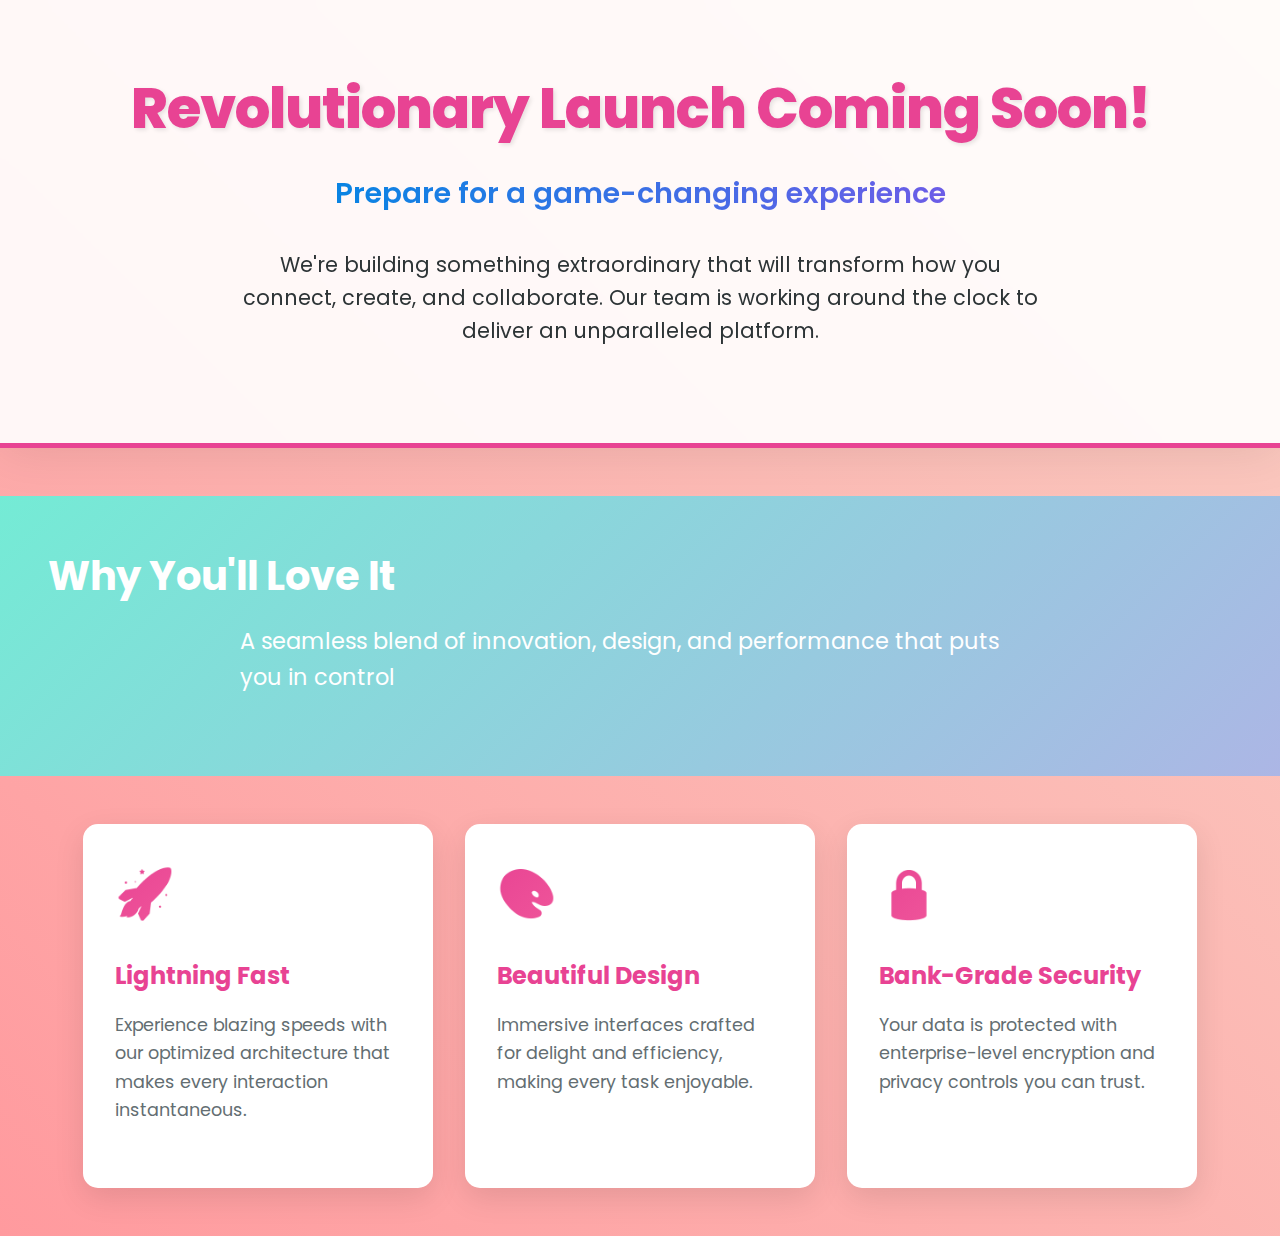
<file: templates/index.html>
<!DOCTYPE html>
<html lang="en">

<head>
  <meta charset="UTF-8">
  <meta name="viewport" content="width=device-width, initial-scale=1.0">
  <title>Launching Soon! | Exciting New Platform</title>
  <style>
    /* Vibrant Base Styles */
    * {
      margin: 0;
      padding: 0;
      box-sizing: border-box;
      font-family: 'Poppins', 'Segoe UI', sans-serif;
    }

    body {
      background: linear-gradient(45deg, #ff9a9e 0%, #fad0c4 99%, #fad0c4 100%);
      min-height: 100vh;
      color: #2d3436;
      line-height: 1.6;
      overflow-x: hidden;
    }

    .welcome-container {
      background: rgba(255, 255, 255, 0.9);
      backdrop-filter: blur(10px);
      padding: 4rem 2rem;
      text-align: center;
      width: 100%;
      box-shadow: 0 0 50px rgba(0, 0, 0, 0.1);
      border-bottom: 5px solid #e84393;
    }

    h1 {
      color: #e84393;
      margin-bottom: 1rem;
      font-size: 3.5rem;
      font-weight: 800;
      text-shadow: 2px 2px 4px rgba(0, 0, 0, 0.1);
      letter-spacing: -1px;
    }

    .subtitle {
      font-size: 1.8rem;
      color: #0984e3;
      margin-bottom: 2rem;
      font-weight: 600;
      background: linear-gradient(90deg, #0984e3, #6c5ce7);
      -webkit-background-clip: text;
      -webkit-text-fill-color: transparent;
      display: inline-block;
    }

    p {
      margin-bottom: 2rem;
      font-size: 1.3rem;
      color: #2d3436;
      max-width: 800px;
      margin-left: auto;
      margin-right: auto;
    }

    .highlight-box {
      background: linear-gradient(135deg, #74ebd5 0%, #ACB6E5 100%);
      padding: 3rem;
      margin: 3rem 0;
      color: white;
      /* clip-path: polygon(0 10%, 100% 0, 100% 90%, 0 100%); */
    }

    .features {
      display: flex;
      justify-content: center;
      flex-wrap: wrap;
      gap: 2rem;
      margin: 3rem auto;
      max-width: 1200px;
    }

    .feature {
      background: white;
      padding: 2rem;
      border-radius: 15px;
      flex: 1;
      min-width: 250px;
      max-width: 350px;
      box-shadow: 0 10px 30px rgba(0, 0, 0, 0.1);
      transition: transform 0.3s, box-shadow 0.3s;
    }

    .feature:hover {
      transform: translateY(-10px);
      box-shadow: 0 15px 40px rgba(0, 0, 0, 0.15);
    }

    .feature-icon {
      font-size: 3rem;
      margin-bottom: 1.5rem;
      background: linear-gradient(135deg, #e84393, #fd79a8);
      -webkit-background-clip: text;
      -webkit-text-fill-color: transparent;
    }

    .feature h3 {
      color: #e84393;
      margin-bottom: 1rem;
      font-size: 1.5rem;
    }

    .feature p {
      color: #636e72;
      font-size: 1.1rem;
    }

    .cta-section {
      background: #2d3436;
      color: white;
      padding: 4rem 2rem;
      margin-top: 3rem;
    }

    .cta-title {
      font-size: 2.5rem;
      margin-bottom: 1.5rem;
      color: white;
    }

    .email-form {
      display: flex;
      max-width: 600px;
      margin: 0 auto;
    }

    .email-input {
      padding: 1rem 1.5rem;
      flex: 1;
      border: none;
      border-radius: 50px 0 0 50px;
      font-size: 1.1rem;
      outline: none;
    }

    .notify-btn {
      padding: 1rem 2rem;
      background: linear-gradient(90deg, #e84393, #fd79a8);
      color: white;
      border: none;
      border-radius: 0 50px 50px 0;
      cursor: pointer;
      font-weight: 600;
      font-size: 1.1rem;
      transition: all 0.3s;
    }

    .notify-btn:hover {
      background: linear-gradient(90deg, #fd79a8, #e84393);
      transform: scale(1.05);
    }

    .social-links {
      margin-top: 3rem;
    }

    .social-icon {
      display: inline-flex;
      align-items: center;
      justify-content: center;
      width: 50px;
      height: 50px;
      background: white;
      border-radius: 50%;
      margin: 0 10px;
      font-size: 1.5rem;
      color: #e84393;
      transition: all 0.3s;
      box-shadow: 0 5px 15px rgba(0, 0, 0, 0.1);
    }

    .social-icon:hover {
      transform: translateY(-5px) scale(1.1);
      color: white;
      background: #e84393;
    }

    .countdown {
      font-size: 2.5rem;
      font-weight: bold;
      margin: 2rem 0;
      background: linear-gradient(90deg, #e84393, #0984e3);
      -webkit-background-clip: text;
      -webkit-text-fill-color: transparent;
    }

    @media (max-width: 768px) {
      h1 {
        font-size: 2.5rem;
      }

      .subtitle {
        font-size: 1.4rem;
      }

      .email-form {
        flex-direction: column;
      }

      .email-input,
      .notify-btn {
        border-radius: 50px;
        width: 100%;
      }

      .notify-btn {
        margin-top: 1rem;
      }
    }

    /* Animation */
    @keyframes float {
      0% {
        transform: translateY(0px);
      }

      50% {
        transform: translateY(-15px);
      }

      100% {
        transform: translateY(0px);
      }
    }

    .floating {
      animation: float 3s ease-in-out infinite;
    }
  </style>
  <link href="https://fonts.googleapis.com/css2?family=Poppins:wght@400;600;700;800&display=swap" rel="stylesheet">
</head>

<body>
  <div class="welcome-container">
    <h1>Revolutionary Launch Coming Soon!</h1>
    <div class="subtitle">Prepare for a game-changing experience</div>

    <p>We're building something extraordinary that will transform how you connect, create, and collaborate. Our team is
      working around the clock to deliver an unparalleled platform.</p>

    <!-- <div class="countdown">
      Get Ready! Launching Q1 2024
    </div> -->
  </div>

  <div class="highlight-box">
    <h2 style="color: white; font-size: 2.5rem; margin-bottom: 1rem;">Why You'll Love It</h2>
    <p style="color: white; font-size: 1.4rem;">A seamless blend of innovation, design, and performance that puts you in
      control</p>
  </div>

  <div class="features">
    <div class="feature floating" style="animation-delay: 0.2s;">
      <div class="feature-icon">🚀</div>
      <h3>Lightning Fast</h3>
      <p>Experience blazing speeds with our optimized architecture that makes every interaction instantaneous.</p>
    </div>

    <div class="feature floating" style="animation-delay: 0.4s;">
      <div class="feature-icon">🎨</div>
      <h3>Beautiful Design</h3>
      <p>Immersive interfaces crafted for delight and efficiency, making every task enjoyable.</p>
    </div>

    <div class="feature floating" style="animation-delay: 0.6s;">
      <div class="feature-icon">🔒</div>
      <h3>Bank-Grade Security</h3>
      <p>Your data is protected with enterprise-level encryption and privacy controls you can trust.</p>
    </div>
  </div>

  <!-- <div class="cta-section">
    <h2 class="cta-title">Join Our Early Access List</h2>
    <p style="color: #dfe6e9; max-width: 600px; margin: 0 auto 2rem;">Be the first to experience our platform and get
      exclusive launch perks!</p>

    <form class="email-form">
      <input type="email" class="email-input" placeholder="Your best email address" required>
      <button type="submit" class="notify-btn">Get Early Access</button>
    </form>

    <div class="social-links">
      <p style="color: #b2bec3; margin-bottom: 1.5rem;">Follow our journey</p>
      <a href="#" class="social-icon">📱</a>
      <a href="#" class="social-icon">🐦</a>
      <a href="#" class="social-icon">📘</a>
      <a href="#" class="social-icon">💼</a>
      <a href="#" class="social-icon">📸</a>
    </div>
  </div> -->
</body>

</html>
</file>
